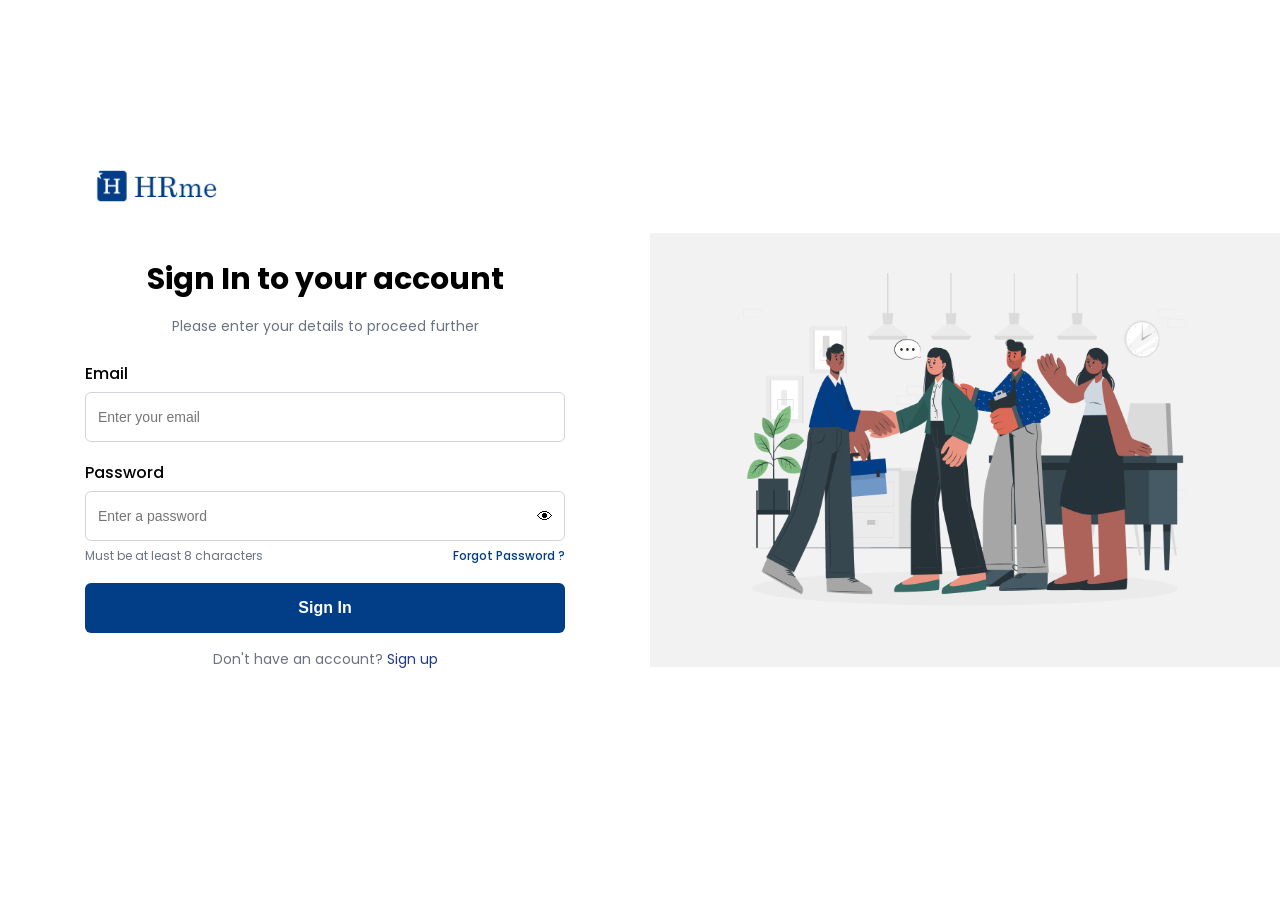
<file: dashboard.html>
<!DOCTYPE html>
<html lang="en">
<head>
  <meta charset="UTF-8">
  <meta name="viewport" content="width=device-width, initial-scale=1.0">
  <link href="https://fonts.googleapis.com/css2?family=Poppins:wght@300;400;500;600;700&display=swap" rel="stylesheet">
  <link rel="stylesheet" href="dashboard.css">
  <title>Dashboard — HRme</title>
</head>
<body>

  <div class="dash">

    <!-- ================= SIDEBAR ================= -->
    <aside class="sidebar">
      <div class="sidebar-logo">
        <a href="dashboard.html"><img src="images/Frame 9.png" alt="HRme logo"></a>
      </div>

      <nav class="sidebar-nav">
        <a href="dashboard.html" class="nav-item active" data-page="dashboard">
          <span class="nav-icon">▦</span> Dashboard
        </a>
        <a href="candidates.html" class="nav-item" data-page="candidates">
          <span class="nav-icon">👥</span> Candidates
        </a>
        <a href="jobs.html" class="nav-item" data-page="jobs">
          <span class="nav-icon">💼</span> Jobs
        </a>
        <a href="calendar.html" class="nav-item" data-page="calendar">
          <span class="nav-icon">📅</span> Calendar
        </a>
        <a href="settings.html" class="nav-item" data-page="settings">
          <span class="nav-icon">⚙</span> Settings
        </a>
      </nav>

      <div class="sidebar-bottom">
        <div class="upgrade-card">
          <div class="upgrade-icon">🚀</div>
          <p>Upgrade to <strong>PRO</strong><br>for more features</p>
          <button class="upgrade-btn">Upgrade Now</button>
        </div>

        <button class="logout-btn" id="logoutBtn">
          <span class="nav-icon">⏻</span> Log out
        </button>
      </div>
    </aside>

    <!-- ================= MAIN ================= -->
    <main class="main">

      <!-- topbar -->
      <header class="topbar">
        <h1>Welcome <span id="welcomeName">Joy</span></h1>

        <div class="topbar-search">
          <span class="search-icon">🔍</span>
          <input type="text" placeholder="Search for anything">
        </div>

        <div class="topbar-right">
          <button class="icon-btn" aria-label="Notifications">🔔</button>
          <div class="topbar-user">
            <span class="user-avatar" id="topbarAvatar"></span>
            <span id="topbarName">Gbemi Joy</span>
            <span class="chevron">⌄</span>
          </div>
        </div>
      </header>

      <!-- stat cards -->
      <section class="stats-grid">
        <div class="stat-card">
          <div class="stat-info">
            <p class="stat-label">Job Openings</p>
            <p class="stat-value">15</p>
            <p class="stat-delta up">↑ 12.0%</p>
          </div>
          <div class="stat-ring stat-ring--blue" data-percent="60">
            <svg viewBox="0 0 64 64">
              <circle class="ring-bg" cx="32" cy="32" r="28"></circle>
              <circle class="ring-fill" cx="32" cy="32" r="28"></circle>
            </svg>
            <span class="ring-label">60%</span>
          </div>
        </div>

        <div class="stat-card">
          <div class="stat-info">
            <p class="stat-label">Total Applications</p>
            <p class="stat-value">6537</p>
            <p class="stat-delta up">↑ 10.0%</p>
          </div>
          <div class="stat-ring stat-ring--green" data-percent="60">
            <svg viewBox="0 0 64 64">
              <circle class="ring-bg" cx="32" cy="32" r="28"></circle>
              <circle class="ring-fill" cx="32" cy="32" r="28"></circle>
            </svg>
            <span class="ring-label">60%</span>
          </div>
        </div>

        <div class="stat-card">
          <div class="stat-info">
            <p class="stat-label">Qualified Candidates</p>
            <p class="stat-value">4215</p>
            <p class="stat-delta up">↑ 22.0%</p>
          </div>
          <div class="stat-ring stat-ring--orange" data-percent="60">
            <svg viewBox="0 0 64 64">
              <circle class="ring-bg" cx="32" cy="32" r="28"></circle>
              <circle class="ring-fill" cx="32" cy="32" r="28"></circle>
            </svg>
            <span class="ring-label">60%</span>
          </div>
        </div>

        <div class="stat-card">
          <div class="stat-info">
            <p class="stat-label">Rejected Candidates</p>
            <p class="stat-value">2322</p>
            <p class="stat-delta down">↓ 7.0%</p>
          </div>
          <div class="stat-ring stat-ring--red" data-percent="60">
            <svg viewBox="0 0 64 64">
              <circle class="ring-bg" cx="32" cy="32" r="28"></circle>
              <circle class="ring-fill" cx="32" cy="32" r="28"></circle>
            </svg>
            <span class="ring-label">60%</span>
          </div>
        </div>
      </section>

      <!-- interviews + chart -->
      <section class="mid-grid">
        <div class="panel">
          <div class="panel-head">
            <h2>Upcoming Interviews</h2>
          </div>
          <ul class="interview-list" id="interviewList">
            <!-- injected by dashboard.js -->
          </ul>
        </div>

        <div class="panel">
          <div class="panel-head">
            <h2>Candidate Per Stage</h2>
          </div>
          <div class="bar-chart" id="stageChart">
            <!-- injected by dashboard.js -->
          </div>
        </div>
      </section>

      <!-- candidates table -->
      <section class="panel candidates-panel">
        <div class="panel-head">
          <h2>Candidates</h2>
          <a href="candidates.html" class="view-more">view more</a>
        </div>

        <div class="table-tabs">
          <button class="table-tab active" data-tab="all">All Candidates <span class="tab-count" id="countAll">0</span></button>
          <button class="table-tab" data-tab="qualified">Qualified Candidates <span class="tab-count" id="countQualified">0</span></button>
          <button class="table-tab" data-tab="inactive">Inactive Candidates <span class="tab-count" id="countInactive">0</span></button>
        </div>

        <div class="table-wrap">
          <table class="candidates-table">
            <thead>
              <tr>
                <th><input type="checkbox" id="selectAll"></th>
                <th>Candidate</th>
                <th>Stage</th>
                <th>Date Applied</th>
                <th>Location</th>
                <th>Job Applied</th>
                <th>Hiring Team</th>
                <th>Type</th>
                <th></th>
              </tr>
            </thead>
            <tbody id="candidatesTableBody">
              <!-- injected by dashboard.js -->
            </tbody>
          </table>
        </div>
      </section>

    </main>
  </div>

  <script src="dashboard.js"></script>
</body>
</html>
</file>
<file: dashboard.css>
/* ===============================
   HRme Dashboard — styles
   =============================== */

:root {
  --navy: #1e3a8a;
  --navy-dark: #16296b;
  --blue: #2563eb;
  --green: #22c55e;
  --orange: #f59e0b;
  --red: #ef4444;

  --bg: #f5f6fa;
  --white: #ffffff;
  --border: #e5e7eb;
  --text: #111827;
  --text-muted: #6b7280;
  --text-faint: #9ca3af;

  --radius-lg: 16px;
  --radius-md: 10px;
  --radius-sm: 8px;

  --shadow-card: 0 1px 3px rgba(16, 24, 40, 0.06), 0 1px 2px rgba(16, 24, 40, 0.04);
}

* { box-sizing: border-box; }

body {
  margin: 0;
  font-family: "Poppins", sans-serif;
  background: var(--bg);
  color: var(--text);
}

a { text-decoration: none; color: inherit; }
button { font-family: inherit; cursor: pointer; }

/* ================= LAYOUT ================= */

.dash {
  display: flex;
  min-height: 100vh;
}

/* ================= SIDEBAR ================= */

.sidebar {
  width: 240px;
  flex-shrink: 0;
  background: var(--white);
  border-right: 1px solid var(--border);
  display: flex;
  flex-direction: column;
  padding: 24px 16px;
  position: sticky;
  top: 0;
  height: 100vh;
}

.sidebar-logo {
  padding: 0 8px 24px;
}

.sidebar-logo img {
  height: 28px;
}

.sidebar-nav {
  display: flex;
  flex-direction: column;
  gap: 4px;
  flex: 1;
}

.nav-item {
  display: flex;
  align-items: center;
  gap: 12px;
  padding: 11px 14px;
  border-radius: var(--radius-sm);
  font-size: 14px;
  font-weight: 500;
  color: var(--text-muted);
  transition: background 0.15s ease, color 0.15s ease;
}

.nav-item:hover {
  background: #f1f4fb;
  color: var(--navy);
}

.nav-item.active {
  background: var(--navy);
  color: var(--white);
}

.nav-icon {
  width: 18px;
  display: inline-flex;
  justify-content: center;
  font-size: 14px;
}

.sidebar-bottom {
  display: flex;
  flex-direction: column;
  gap: 16px;
}

.upgrade-card {
  background: #f7f8fb;
  border-radius: var(--radius-md);
  padding: 16px;
  text-align: center;
}

.upgrade-icon {
  font-size: 24px;
  margin-bottom: 8px;
}

.upgrade-card p {
  margin: 0 0 12px;
  font-size: 12px;
  color: var(--text-muted);
  line-height: 1.4;
}

.upgrade-btn {
  width: 100%;
  padding: 8px;
  background: var(--navy);
  color: var(--white);
  border: none;
  border-radius: var(--radius-sm);
  font-size: 12px;
  font-weight: 500;
}

.upgrade-btn:hover { background: var(--navy-dark); }

.logout-btn {
  display: flex;
  align-items: center;
  gap: 12px;
  background: none;
  border: none;
  padding: 11px 14px;
  color: #ef4444;
  font-size: 14px;
  font-weight: 500;
}

.logout-btn:hover { background: #fef2f2; border-radius: var(--radius-sm); }

/* ================= MAIN ================= */

.main {
  flex: 1;
  padding: 24px 32px 48px;
  min-width: 0;
}

/* ---- topbar ---- */

.topbar {
  display: flex;
  align-items: center;
  gap: 24px;
  margin-bottom: 24px;
}

.topbar h1 {
  font-size: 20px;
  font-weight: 600;
  margin: 0;
  white-space: nowrap;
}

.topbar-search {
  flex: 1;
  max-width: 420px;
  display: flex;
  align-items: center;
  gap: 8px;
  background: var(--white);
  border: 1px solid var(--border);
  border-radius: 999px;
  padding: 10px 16px;
}

.topbar-search input {
  border: none;
  outline: none;
  background: none;
  font-size: 13px;
  width: 100%;
  font-family: inherit;
}

.search-icon { font-size: 13px; color: var(--text-faint); }

.topbar-right {
  display: flex;
  align-items: center;
  gap: 16px;
  margin-left: auto;
}

.icon-btn {
  border: none;
  background: var(--white);
  border: 1px solid var(--border);
  width: 38px;
  height: 38px;
  border-radius: 50%;
  font-size: 14px;
}

.topbar-user {
  display: flex;
  align-items: center;
  gap: 8px;
  cursor: pointer;
}

.user-avatar {
  width: 34px;
  height: 34px;
  border-radius: 50%;
  background: var(--navy);
  color: var(--white);
  font-size: 12px;
  font-weight: 600;
  display: inline-flex;
  align-items: center;
  justify-content: center;
}

.topbar-user span:not(.chevron) {
  font-size: 13px;
  font-weight: 500;
}

.chevron { color: var(--text-faint); font-size: 12px; }

/* ---- stat cards ---- */

.stats-grid {
  display: grid;
  grid-template-columns: repeat(4, 1fr);
  gap: 16px;
  margin-bottom: 20px;
}

.stat-card {
  background: var(--white);
  border-radius: var(--radius-lg);
  border: 1px solid var(--border);
  box-shadow: var(--shadow-card);
  padding: 18px 18px;
  display: flex;
  align-items: center;
  justify-content: space-between;
  gap: 12px;
}

.stat-label {
  margin: 0 0 6px;
  font-size: 12px;
  color: var(--text-muted);
}

.stat-value {
  margin: 0 0 6px;
  font-size: 22px;
  font-weight: 600;
}

.stat-delta {
  margin: 0;
  font-size: 11px;
  font-weight: 500;
}

.stat-delta.up { color: var(--green); }
.stat-delta.down { color: var(--red); }

.stat-ring {
  position: relative;
  width: 52px;
  height: 52px;
  flex-shrink: 0;
}

.stat-ring svg {
  width: 100%;
  height: 100%;
  transform: rotate(-90deg);
}

.stat-ring circle {
  fill: none;
  stroke-width: 5;
}

.ring-bg { stroke: #eef0f4; }

.ring-fill {
  stroke-linecap: round;
  stroke-dasharray: 176;
  stroke-dashoffset: 70; /* 60% filled */
}

.stat-ring--blue .ring-fill { stroke: var(--blue); }
.stat-ring--green .ring-fill { stroke: var(--green); }
.stat-ring--orange .ring-fill { stroke: var(--orange); }
.stat-ring--red .ring-fill { stroke: var(--red); }

.ring-label {
  position: absolute;
  inset: 0;
  display: flex;
  align-items: center;
  justify-content: center;
  font-size: 10px;
  font-weight: 600;
  color: var(--text);
}

/* ---- mid grid: interviews + chart ---- */

.mid-grid {
  display: grid;
  grid-template-columns: 1fr 1.1fr;
  gap: 16px;
  margin-bottom: 20px;
}

.panel {
  background: var(--white);
  border: 1px solid var(--border);
  border-radius: var(--radius-lg);
  box-shadow: var(--shadow-card);
  padding: 18px 20px 22px;
}

.panel-head {
  display: flex;
  align-items: center;
  justify-content: space-between;
  margin-bottom: 12px;
}

.panel-head h2 {
  font-size: 15px;
  font-weight: 600;
  margin: 0;
}

.view-more {
  font-size: 12px;
  color: var(--navy);
  font-weight: 500;
}

.interview-list {
  list-style: none;
  margin: 0;
  padding: 0;
  display: flex;
  flex-direction: column;
  gap: 12px;
}

.interview-item {
  display: flex;
  align-items: center;
  gap: 10px;
}

.interview-avatar {
  width: 38px;
  height: 38px;
  border-radius: 50%;
  flex-shrink: 0;
  color: var(--white);
  font-size: 12px;
  font-weight: 600;
  display: inline-flex;
  align-items: center;
  justify-content: center;
}

.interview-info { flex: 1; min-width: 0; }

.interview-name {
  font-size: 13px;
  font-weight: 500;
  margin: 0;
}

.interview-role {
  font-size: 11px;
  color: var(--text-muted);
  margin: 2px 0 0;
}

.interview-time {
  font-size: 11px;
  color: var(--text-muted);
  background: #f5f6fa;
  border-radius: 999px;
  padding: 5px 10px;
  white-space: nowrap;
}

/* bar chart */

.bar-chart {
  display: flex;
  align-items: flex-end;
  justify-content: space-between;
  height: 160px;
  gap: 10px;
  padding-top: 10px;
}

.bar-col {
  flex: 1;
  display: flex;
  flex-direction: column;
  align-items: center;
  justify-content: flex-end;
  height: 100%;
  gap: 8px;
}

.bar-value {
  font-size: 10px;
  color: var(--white);
  font-weight: 600;
}

.bar {
  width: 100%;
  max-width: 32px;
  background: #eef0f4;
  border-radius: 6px 6px 0 0;
  display: flex;
  align-items: flex-start;
  justify-content: center;
  padding-top: 4px;
  transition: height 0.3s ease;
}

.bar.active { background: var(--navy); }

.bar-label {
  font-size: 10px;
  color: var(--text-muted);
  text-align: center;
}

/* ---- candidates table ---- */

.candidates-panel { padding-bottom: 8px; }

.table-tabs {
  display: flex;
  gap: 20px;
  border-bottom: 1px solid var(--border);
  margin-bottom: 4px;
}

.table-tab {
  background: none;
  border: none;
  border-bottom: 2px solid transparent;
  padding: 8px 2px 12px;
  font-size: 12px;
  font-weight: 500;
  color: var(--text-muted);
  display: flex;
  align-items: center;
  gap: 6px;
}

.table-tab.active {
  color: var(--navy);
  border-bottom-color: var(--navy);
}

.tab-count {
  background: #eef0f4;
  color: var(--text-muted);
  font-size: 10px;
  padding: 1px 6px;
  border-radius: 999px;
}

.table-tab.active .tab-count {
  background: var(--navy);
  color: var(--white);
}

.table-wrap { overflow-x: auto; }

.candidates-table {
  width: 100%;
  border-collapse: collapse;
  font-size: 12px;
}

.candidates-table th {
  text-align: left;
  padding: 12px 10px;
  color: var(--text-muted);
  font-weight: 500;
  border-bottom: 1px solid var(--border);
  white-space: nowrap;
}

.candidates-table td {
  padding: 12px 10px;
  border-bottom: 1px solid var(--border);
  vertical-align: middle;
  white-space: nowrap;
}

.candidate-cell {
  display: flex;
  align-items: center;
  gap: 8px;
}

.candidate-avatar {
  width: 30px;
  height: 30px;
  border-radius: 50%;
  color: var(--white);
  font-size: 11px;
  font-weight: 600;
  display: inline-flex;
  align-items: center;
  justify-content: center;
  flex-shrink: 0;
}

.stage-pill {
  display: inline-flex;
  align-items: center;
  gap: 6px;
  font-weight: 500;
}

.stage-dot {
  width: 7px;
  height: 7px;
  border-radius: 50%;
  display: inline-block;
}

.stage-dot.hired { background: var(--green); }
.stage-dot.interview { background: var(--orange); }
.stage-dot.first-test { background: var(--orange); }
.stage-dot.screening { background: var(--blue); }
.stage-dot.new-applied { background: var(--text-faint); }
.stage-dot.onboard { background: var(--green); }
.stage-dot.rejected { background: var(--red); }

.row-menu-btn {
  background: none;
  border: none;
  font-size: 14px;
  color: var(--text-faint);
}

/* ================= RESPONSIVE ================= */

@media (max-width: 1100px) {
  .stats-grid { grid-template-columns: repeat(2, 1fr); }
  .mid-grid { grid-template-columns: 1fr; }
}

@media (max-width: 780px) {
  .sidebar { display: none; }
  .stats-grid { grid-template-columns: 1fr; }
  .topbar { flex-wrap: wrap; }
  .topbar-search { order: 3; max-width: 100%; }
}
</file>
<file: style.css>
* {
  box-sizing: border-box;
}

body {
  margin: 0 auto;
  max-width: 1920px;
  font-family: "Open Sans", sans-serif;
}

/* ---------- NAVBAR ---------- */
nav {
  display: flex;
  justify-content: space-between;
  align-items: center;
  padding: 15px 60px;
  background: white;
  height: 84px;
  box-shadow: 0 2px 5px rgba(0, 0, 0, 0.08);
  position: sticky;
  top: 0;
  z-index: 1000;
}

nav .logo img {
  margin-top: 30px;
  height: 48px;
  width: 157.93px;
  margin-left: 30px;
}

nav .nav-menu {
  display: flex;
  align-items: center;
  gap: 50px;
}

nav ul.nav-links {
  display: flex;
  list-style: none;
  gap: 28px;
  margin: 0;
  padding: 0;
}

nav ul.nav-links li a {
  text-decoration: none;
  color: #333;
  font-size: 14px;
  font-weight: 600;
}

nav .btn {
  display: flex;
  gap: 12px;
}

nav .btn button {
  padding: 12px;
  border: none;
  cursor: pointer;
  font-size: 14px;
  font-weight: 600;
  border-radius: 24px;
  height: 44px;
}

nav .btn .login{
 background: transparent;
  border: 1px solid #023E87;
  color: #023E87;
  width: 149px;
  font-weight: 600;
}

nav .btn .login:hover{
  background: #023E87;
  color: white;
  width: 149px;
}

nav .btn .apply{
 background: #023E87;
  color: white;
  width: 149px;
}

nav .btn .apply:hover{
 background: #ffff;
  color: #023E87;
  width: 149px;
  font-weight: 600;
   border: 1px solid #023E87;
}

/* ---------- HAMBURGER ---------- */
.menu-toggle {
  display: none;
  font-size: 28px;
  cursor: pointer;
  line-height: 1;
  user-select: none;
}

.hero-btn .login {
  background: transparent;
  border: 1px solid #023E87;
  color: #023E87;
  width: 100px;
}
.hero-btn .login:hover {
  background: #023E87;
  color: white;
  width: 100px;
}

.hero-btn .apply {
  background: linear-gradient(135deg, #023E87 20%, #023E87 0%, #0036DC 100%);
  color: white;
  width: 149px;
}
.hero-btn .apply:hover {
  background: #ffff;
  color: #023E87;
  width: 149px;
  border: 1px solid #023E87;
}

/* ---------- HERO ---------- */
.hero {
  display: flex;
  min-height: calc(100vh - 84px);
}

.hero-text {
  flex: 1;
  padding: 80px 60px;
  background-image: url("images/Frame\ 427319842.png");
  background-size: cover;
  background-position: center;
  background-repeat: no-repeat;
  display: flex;
  flex-direction: column;
  justify-content: center;
}

.hero-text .badge {
  display: inline-block;
  color: #023E87;
  font-weight: 700;
  font-size: 13px;
  letter-spacing: 1px;
  margin-bottom: 20px;
}

.hero-text h1 {
  font-size: 52px;
  line-height: 1.3;
  font-weight: 700;
  color: #222;
  max-width: 520px;
  margin: 0 0 24px;
}

.hero-text p {
  font-size: 16px;
  line-height: 1.7;
  color: #555;
  max-width: 420px;
  margin-bottom: 32px;
}
.hero span img {
  margin-right: 20px;
}

.hero-btn {
  display: flex;
  gap: 16px;
  flex-wrap: wrap;
}

.hero-btn button {
  border: none;
  cursor: pointer;
  border-radius: 24px;
  height: 44px;
  font-weight: 600;
}

.hero-image {
  flex: 1.2;
}

.hero-image img {
  width: 100%;
  height: 100%;
  object-fit: cover;
  display: block;
  border-radius: 0 0 0 40px;
}

/* ---------- TABLET ---------- */
@media (max-width: 992px) {
  nav {
    padding: 15px 30px;
  }
  .hero-text {
    padding: 60px 40px;
  }
  .hero-text h1 {
    font-size: 40px;
  }
}

/* ---------- MOBILE ---------- */
@media (max-width: 768px) {
  nav {
    padding: 15px 20px;
  }
  .menu-toggle {
    display: block;
  }
  nav .nav-menu {
    display: none;
    flex-direction: column;
    align-items: flex-start;
    position: absolute;
    top: 84px;
    left: 0;
    width: 100%;
    background: white;
    padding: 20px;
    gap: 20px;
    box-shadow: 0 4px 6px rgba(0, 0, 0, 0.1);
  }
  nav .nav-menu.active {
    display: flex;
  }
  nav .nav-menu ul.nav-links {
    flex-direction: column;
    gap: 16px;
  }
  nav .nav-menu .btn {
    width: 100%;
    flex-direction: column;
  }
  nav .nav-menu .btn button {
    width: 100%;
  }
  .hero {
    flex-direction: column;
    min-height: auto;
  }
  .hero-text {
    order: 1;
    padding: 50px 25px;
    align-items: center;
    text-align: center;
  }
  .hero-image {
    order: 2;
    width: 100%;
  }
  .hero-image img {
    width: 100%;
    height: auto;
  }
  .hero-text h1 {
    font-size: 34px;
    max-width: 100%;
  }
  .hero-text p {
    max-width: 100%;
  }
  .hero-btn {
    justify-content: center;
  }
}

/* ---------- SMALL PHONES ---------- */
@media (max-width: 480px) {
  .hero-text h1 {
    font-size: 28px;
  }
  .hero-btn {
    flex-direction: column;
    width: 100%;
  }
  .hero-btn button {
    width: 100%;
    max-width: 220px;
    margin: auto;
  }
}

/* ==========================
   TRUSTED SECTION
========================== */
.trusted {
  width: 100%;
  padding: 30px 0 99px 0;
  height: 155px;
}

.trusted h2 {
  text-align: center;
  font-size: 30px;
  line-height: 1.5;
  color: #111;
  margin: 0 0 30px;
  padding: 0 20px;
}

.logo-marquee {
  width: 100%;
  overflow: hidden;
}

.logo-track {
   display: flex;
  align-items: center;
  width: max-content;
  animation: scroll-logos 20s linear infinite;
}

.logo-item {
  flex-shrink: 0;
  margin-right: 20px;
}


.logo-marquee:hover .logo-track {
  animation-play-state: paused;
}

@keyframes scroll-logos {
  from { transform: translateX(0); }
  to { transform: translateX(-50%); }
}

@media (max-width: 768px) {
  .trusted { padding: 30px 0; }
  .trusted h2 { font-size: 18px; }
  .logo-track { gap: 50px; animation-duration: 15s; }
  .logo-item { font-size: 16px; }
}

@media (max-width: 480px) {
  .trusted h2 { font-size: 16px; line-height: 1.6; }
  .trusted h2 br { display: none; }
  .logo-track { gap: 35px; }
  .logo-item { font-size: 14px; }
}

/* ============================
   FEATURES SECTION
   ============================ */
.features {
  text-align: center;
  padding: 60px 20px;
  background: #F7FBFD;
  margin-top: 99px;
}

.features h2 {
  font-size: 32px;
  color: #111;
  max-width: 600px;
  margin: 0 auto 24px auto;
}

.features > p {
  max-width: 600px;
  margin: 0 auto 48px auto;
  color: #999;
  font-size: 15px;
  line-height: 1.6;
}

.feature-cards {
  display: flex;
  justify-content: center;
  align-items: center;
  gap: 24px;
  max-width: 1100px;
  margin: 0 auto;
}

.feature-card {
  background: white;
  border-radius: 12px;
  padding: 30px 24px;
  text-align: left;
  flex: 1;
  width: 100%;
  max-width: 316px;
  aspect-ratio: 316 / 408;
  display: flex;
  flex-direction: column;
  justify-content: space-between;
  box-shadow: 0 4px 20px rgba(0, 0, 0, 0.05);
  cursor: pointer;
  transition: transform 0.2s ease, box-shadow 0.2s ease,
              background-color 0.3s ease, color 0.3s ease;
}

.feature-card:hover {
  transform: translateY(-6px);
  box-shadow: 0 8px 28px rgba(0, 0, 0, 0.1);
}

.icon-box {
  width: 48px;
  height: 48px;
  background: #f0f4fa;
  border-radius: 10px;
  display: flex;
  align-items: center;
  justify-content: center;
  font-size: 18px;
  color: #023E87;
  transition: background 0.3s ease, color 0.3s ease;
}

.icon-box img {
  width: 24px;
  height: 24px;
  transition: filter 0.3s ease;
  filter: brightness(0) saturate(100%) invert(14%) sepia(85%) saturate(2500%) hue-rotate(199deg) brightness(90%) contrast(101%);
}

.feature-card.featured .icon-box img {
  filter: brightness(0) invert(1);
}

.card-text {
  display: flex;
  flex-direction: column;
  gap: 4px;
}

.feature-label {
  display: block;
  font-size: 13px;
  color: #888;
  transition: color 0.3s ease;
}

.feature-card h3 {
  font-size: 16px;
  color: #023E87;
  font-weight: 700;
  margin: 0;
  transition: color 0.3s ease;
}

.feature-card.featured {
  background-color: #023E87;
  background-image: url(images/Frame\ 427319927.png);
  background-repeat: no-repeat;
  background-position: top right;
  background-size: 220px;
  padding-top: 40px;
  padding-bottom: 40px;
  position: relative;
  overflow: hidden;
  color: white;
}

.feature-card.featured .icon-box {
  background: rgba(255, 255, 255, 0.15);
  color: white;
}

.feature-card.featured .feature-label {
  color: #cfe0f5;
}

.feature-card.featured h3 {
  color: white;
}

@media (max-width: 768px) {
  .features { margin-top: 50px; }
  .feature-cards { flex-direction: column; align-items: center; }
  .feature-card, .feature-card.featured {
    max-width: 360px;
    width: 100%;
    aspect-ratio: 316 / 380;
    padding-top: 30px;
    padding-bottom: 30px;
  }
  .feature-card.featured { background-size: 150px; }
  .features h2 { font-size: 26px; }
}

@media (max-width: 480px) {
  .features { padding: 40px 16px; margin-top: 30px; }
  .feature-card, .feature-card.featured {
    max-width: 300px;
    aspect-ratio: 316 / 360;
  }
  .features h2 { font-size: 22px; }
  .features > p { font-size: 14px; }
}

/* ============================
   EMPOWER SECTION
   ============================ */
.empower {
  padding: 60px 40px;
  max-width: 1100px;
  margin: 0 auto;
  text-align: center;
}

.empower h2 {
  font-size: 32px;
  font-weight: 700;
  color: #111;
  max-width: 800px;
  margin: 0 auto 40px;
  line-height: 1.3;
}

.tab-bar {
  display: flex;
  justify-content: center;
  gap: 8px;
  flex-wrap: wrap;
  background: #f5f7fa;
  border-radius: 50px;
  padding: 6px;
  width: fit-content;
  margin: 0 auto 40px;
}

.tab {
  padding: 10px 20px;
  border: none;
  border-radius: 50px;
  background: transparent;
  font-size: 14px;
  font-weight: 600;
  color: #555;
  cursor: pointer;
  display: flex;
  align-items: center;
  gap: 8px;
  transition: background 0.2s ease, color 0.2s ease;
  text-wrap: wrap;
}

.tab.active {
  background: #023E87;
  color: white;
}

.tab:hover:not(.active) {
  background: #e5e9f0;
}

.tab-icon {
  width: 24px;
  height: 24px;
  transition: filter 0.3s ease;
  filter: brightness(0) saturate(100%);
}

.tab.active .tab-icon {
  filter: brightness(0) invert(1);
}

.tab-panels {
  margin-top: 32px;
}

.panel {
  display: none;
  align-items: center;
  gap: 40px;
  text-align: left;
}

.panel.active {
  display: flex;
}

.panel.reverse {
  flex-direction: row-reverse;
}

.panel-img {
  flex: 1;
  max-width: 673.89px;
  width: 100%;
  height: auto;
  border-radius: 12px;
  object-fit: cover;
}

.panel-info {
  flex: 1;
  min-width: 450px;
}

/* h3 stays on one line, p wraps normally by default */
.panel-info h3 {
  font-size: 25px;
  font-weight: 700;
  color: #111;
  margin: 0 0 8px;
  line-height: 1.25;
  white-space: nowrap;
  overflow: hidden;
  /* text-overflow: ellipsis; */
  max-width: 100%;
}

.panel-info p {
  font-size: 14px;
  color: #666;
  line-height: 1.5;
  margin-bottom: 16px;
  max-width: 480px;
}

.learn-btn {
  padding: 10px 24px;
  border: 2px solid #008000;
  background: transparent;
  color: black;
  font-weight: 700;
  font-size: 13px;
  cursor: pointer;
  transition: background 0.2s ease, color 0.2s ease;
}

.learn-btn:hover {
  background: #023E87;
  color: white;
}

@media (max-width: 768px) {
  .empower { padding: 40px 20px; }
  .empower h2 { font-size: 26px;
   white-space: normal; }
  .panel-info {
    min-width: 0;
  }
  .tab-bar {
    flex-wrap: nowrap;
    overflow-x: auto;
    justify-content: flex-start;
    width: 100%;
    max-width: 100%;
    padding: 6px 12px;
    margin: 0 0 32px;
    
    -webkit-overflow-scrolling: touch;
    scrollbar-width: none;
  }
  .tab-bar::-webkit-scrollbar { display: none; }
  .tab {
    flex-shrink: 0;
    padding: 8px 16px;
    font-size: 13px;
    white-space: nowrap;
  }
  .panel { gap: 24px; }
  .panel.active, .panel.reverse.active { flex-direction: column; }
  .panel-img { max-width: 100%; }

   .panel-info h3 {
        font-size: 20px;
        white-space: normal;
        overflow: visible;
        overflow-wrap: break-word;
        text-align: center;
    }
}

@media (max-width: 480px) {
  .empower h2 { font-size: 22px; }
  .tab { padding: 8px 12px; font-size: 12px; gap: 4px; }
  .tab-icon { width: 14px; height: 14px; }
  .panel-info h3 { font-size: 20px; }
   .panel-info h3 {
        font-size: 18px;
        white-space: normal;
        overflow: visible;
        overflow-wrap: break-word;
    }
}

/* ============================
   TESTIMONIALS SECTION
   ============================ */
.testimonials {
  background: #f5f8fc;
  padding: 60px 40px;
  text-align: center;
}

.testimonials h2 {
  font-size: 40px;
  font-weight: 700;
  color: #111;
  text-align: center;
}

.testimonials > p {
  max-width: 800px;
  margin: 0 auto 20px;
  font-size: 15px;
  color: #666;
  line-height: 1.7;
}

.view-stories {
  display: inline-block;
  color: #023E87;
  font-weight: 600;
  font-size: 14px;
  text-decoration: none;
  margin-bottom: 48px;
}

.view-stories:hover {
  text-decoration: underline;
}

.testimonial-cards {
  display: flex;
  gap: 24px;
  justify-content: center;
  flex-wrap: wrap;
  max-width: 1000px;
  margin: 0 auto;
}

.testimonial-card {
  background: white;
  border-radius: 12px;
  padding: 28px;
  text-align: left;
  flex: 1;
  min-width: 280px;
  max-width: 440px;
  box-shadow: 0 4px 20px rgba(0, 0, 0, 0.05);
}

.testimonial-top {
  display: flex;
  align-items: center;
  gap: 16px;
  margin-bottom: 20px;
}

.testimonial-top img {
  width: 52px;
  height: 52px;
  border-radius: 50%;
  object-fit: cover;
}

.stars {
  color: #f59e0b;
  font-size: 18px;
  letter-spacing: 2px;
}

.testimonial-text {
  font-size: 16px;
  color: #111;
  line-height: 1.6;
  margin: 0 0 20px;
  font-weight: 500;
}

.testimonial-author {
  display: flex;
  align-items: center;
  gap: 12px;
}

.author-name {
  font-size: 13px;
  font-weight: 700;
  color: #111;
}

.author-role {
  font-size: 13px;
  color: #888;
}

@media (max-width: 768px) {
  .testimonials { padding: 40px 20px; }
  .testimonials h2 { font-size: 26px; }
  .testimonial-cards { flex-direction: column; align-items: center; }
  .testimonial-card { max-width: 100%; width: 100%; }
}

@media (max-width: 480px) {
  .testimonials h2 { font-size: 22px; }
  .testimonials > p { font-size: 13px; }
  .testimonial-text { font-size: 15px; }
}

/* ============================
   CTA BANNER
   ============================ */
.cta-banner {
  margin: 120px auto;
  max-width: 1200px;
  height: 438px;
  border-radius: 20px;
  background-color: #023E87;
  background-image: url(images/traks_bg_hero_updated.svg.png);
  background-repeat: no-repeat;
  background-position: right center;
  background-size: auto 100%;
  border: 2px solid #4a7cc7;
  overflow: hidden;
  position: relative;
  display: flex;
  align-items: center;
  justify-content: center;
}

.cta-content {
  padding: 0px;
  text-align: center;
  max-width: 600px;
  width: 100%;
}

.cta-content h2 {
  font-size: 48px;
  font-weight: 700;
  color: white;
  margin: 0 0 16px;
  line-height: 1.3;
}

.cta-content p {
  font-size: 18px;
  color: #b0c8e8;
  margin: 0 0 32px;
}

.cta-buttons {
  display: flex;
  gap: 16px;
  justify-content: center;
  flex-wrap: wrap;
}

.cta-free {
  padding: 12px 28px;
  border-radius: 8px;
  background: #28a745;
  color: white;
  font-weight: 700;
  font-size: 14px;
  border: none;
  cursor: pointer;
  transition: background 0.2s ease;
}

.cta-free:hover { background: #218838; }

.cta-contact {
  padding: 12px 28px;
  border-radius: 8px;
  background: transparent;
  color: white;
  font-weight: 700;
  font-size: 14px;
  border: 2px solid white;
  cursor: pointer;
  transition: background 0.2s ease, color 0.2s ease;
}

.cta-contact:hover {
  background: white;
  color: #023E87;
}

/* ============================
   INDUSTRY RECOGNITION
   ============================ */
.recognition {
  padding: 40px 40px 60px;
  text-align: center;
}

.recognition h2 {
  font-size: 40px;
  font-weight: 600;
  color: #111;
}

.recognition > p {
  font-size: 20px;
  color: #888;
  margin: 0 0 32px;
  font-weight: 400;
}

.recognition-marquee {
  width: 100%;
  overflow: hidden;
}

.recognition-track {
  display: flex;
  align-items: center;
  justify-content: space-between;
  flex-wrap: wrap;
  gap: 16px;
  max-width: 1100px;
  margin: 0 auto;
}

.recognition-track img {
  height: 56px;
  width: auto;
  object-fit: contain;
  flex: 1;
  max-width: 100px;
}

.recognition-track img[aria-hidden="true"] {
  display: none;
}

/* ============================
   TABLETS (768px and below) — MARQUEE STARTS HERE
   ============================ */
@media (max-width: 768px) {
  .cta-banner {
    height: auto;
    margin: 40px 20px;
    background-size: 200px;
  }
  .cta-content { padding: 40px 24px; }
  .cta-content h2 { font-size: 26px; }
  .recognition { padding: 40px 20px; }
  .recognition h2 { font-size: 24px; }

  /* Continuous scroll marquee */
  .recognition-track {
    display: flex;
    flex-wrap: nowrap;
    justify-content: flex-start;
    width: max-content;
    gap: 40px;
    animation: scroll-recognition 20s linear infinite;
  }
  .recognition-marquee:hover .recognition-track {
    animation-play-state: paused;
  }
  .recognition-track img {
    flex-shrink: 0;
    height: 44px;
    max-width: none;
  }
  .recognition-track img[aria-hidden="true"] {
    display: block;
  }
}

/* ============================
   PHONES (480px and below)
   ============================ */
@media (max-width: 480px) {
  .cta-banner { margin: 24px 16px; background-image: none; }
  .cta-content h2 { font-size: 22px; }
  .cta-buttons { flex-direction: column; align-items: center; }
  .cta-free, .cta-contact { width: 100%; max-width: 220px; }

  .recognition-track {
    gap: 40px;
    animation-duration: 15s;
  }
  .recognition-track img {
    height: 36px;
  }
}

@keyframes scroll-recognition {
  from { transform: translateX(0); }
  to { transform: translateX(-50%); }
}

/* ============================
   CONTACT BAR
   ============================ */
.contact-bar {
  display: flex;
  justify-content: center;
  gap: 80px;
  flex-wrap: wrap;
  padding: 24px 40px;
  background: #f5f5f5;
  border-bottom: 1px solid #e5e7eb;
}

.contact-item {
  display: flex;
  align-items: center;
  gap: 14px;
}

.contact-icon {
  font-size: 24px;
  color: #555;
}

.contact-label {
  font-size: 15px;
  font-weight: 700;
  color: #111;
  margin: 0 0 4px;
}

.contact-value {
  font-size: 13px;
  color: #666;
  margin: 0;
}

@media (max-width: 768px) {
  .contact-bar { gap: 32px; padding: 24px 20px; }
}

@media (max-width: 480px) {
  .contact-bar {
    display: grid;
    grid-template-columns: repeat(3, 1fr);
    gap: 8px;
    padding: 14px 8px;
  }
  .contact-item {
    display: flex;
    align-items: center;
    gap: 4px;
    min-width: 0;
  }
  .contact-icon { font-size: 15px; flex-shrink: 0; }
  .contact-item div { min-width: 0; }
  .contact-label, .contact-value {
    overflow: hidden;
    text-overflow: ellipsis;
    white-space: nowrap;
  }
  .contact-label { font-size: 10px; margin: 0 0 2px; }
  .contact-value { font-size: 9px; }
}

@media (max-width: 360px) {
  .contact-bar { gap: 4px; padding: 12px 6px; }
  .contact-icon { display: none; }
  .contact-label { font-size: 9px; }
  .contact-value { font-size: 8px; }
}

/* ============================
   MAIN FOOTER
   ============================ */
.footer {
  background: #111;
  color: white;
  padding: 120px 120px 0;
}

.footer-grid {
  display: grid;
  grid-template-columns: repeat(4, 1fr);
  gap: 40px;
  padding-bottom: 40px;
  border-bottom: 1px solid #333;
}

.footer-col h4 {
  font-size: 16px;
  font-weight: 700;
  color: white;
  margin: 0 0 20px;
}

.footer-col ul {
  list-style: none;
  padding: 0;
  margin: 0;
  display: flex;
  flex-direction: column;
  gap: 12px;
}

.footer-col ul li a {
  text-decoration: none;
  font-size: 14px;
  color: #aaa;
  transition: color 0.2s ease;
}

.footer-col ul li a:hover {
  color: white;
}

.footer-logo-text {
  font-size: 28px;
  font-weight: 700;
  color: #023E87;
  margin: 0 0 12px;
  font-style: italic;
}

.footer-newsletter h4 {
  margin-bottom: 8px;
}

.footer-newsletter p {
  font-size: 13px;
  color: #aaa;
  margin: 0 0 16px;
}

.email-form {
  display: flex;
  border-radius: 8px;
  overflow: hidden;
  border: 1px solid #444;
  margin-bottom: 20px;
}

.email-form input {
  flex: 1;
  padding: 10px 14px;
  background: #1a1a1a;
  border: none;
  color: white;
  font-size: 13px;
  outline: none;
}

.email-form input::placeholder {
  color: #666;
}

.email-form button {
  padding: 10px 16px;
  background: #333;
  color: white;
  border: none;
  font-size: 13px;
  font-weight: 600;
  cursor: pointer;
  transition: background 0.2s ease;
}

.email-form button:hover {
  background: #444;
}

.social-icons {
  display: flex;
  gap: 12px;
}

.social-icons a {
  width: 34px;
  height: 34px;
  border-radius: 50%;
  border: 1px solid #444;
  display: flex;
  align-items: center;
  justify-content: center;
  color: #aaa;
  font-size: 12px;
  font-weight: 700;
  text-decoration: none;
  transition: border-color 0.2s ease, color 0.2s ease;
}

.social-icons a:hover {
  border-color: white;
  color: white;
}

/* ---------- BOTTOM BAR: always one line ---------- */
.footer-bottom {
  display: flex;
  justify-content: space-between;
  align-items: center;
  flex-wrap: nowrap;
  gap: 12px;
  padding-inline: 120px;
  overflow-x: auto;
  -webkit-overflow-scrolling: touch;
  scrollbar-width: none;
}

.footer-bottom::-webkit-scrollbar {
  display: none;
}

.footer-bottom p {
  font-size: 12px;
  color: #666;
  margin: 0;
  white-space: nowrap;
  flex-shrink: 0;
}

.footer-links {
  display: flex;
  align-items: center;
  gap: 12px;
  flex-shrink: 0;
  white-space: nowrap;
}

.footer-links a {
  font-size: 12px;
  color: #666;
  text-decoration: none;
  transition: color 0.2s ease;
  white-space: nowrap;
}

.footer-links a:hover {
  color: white;
}

.footer-links span {
  color: #444;
  font-size: 12px;
}

/* ============================
   TABLETS (768px and below)
   ============================ */
@media (max-width: 768px) {
  .footer {
    padding: 40px 24px 0;
    text-align: center;
  }

  .footer-grid {
    grid-template-columns: repeat(2, 1fr);
    gap: 32px;
    justify-items: center;
    text-align: center;
  }

  .footer-col ul {
    align-items: center;
  }

  .email-form {
    max-width: 320px;
    margin-left: auto;
    margin-right: auto;
  }

  .social-icons {
    justify-content: center;
  }

  .footer-bottom {
    padding-inline: 24px;
    justify-content: center;
    gap: 16px;
  }
}

/* ============================
   PHONES (480px and below)
   ============================ */
@media (max-width: 480px) {
  .footer {
    padding: 32px 16px 0;
  }

  .footer-grid {
    grid-template-columns: 1fr;
    gap: 28px;
  }

  .footer-bottom {
    padding-inline: 16px;
    gap: 10px;
  }

  .footer-links {
    gap: 8px;
  }

  .footer-links a {
    font-size: 11px;
  }

  .footer-bottom p {
    font-size: 11px;
  }
}




/* ===== PAGE WRAPPER ===== */
.page{
  display: flex;
  align-items: center;
  justify-content: center;
  min-height: 100vh;
  font-family: 'Poppins', sans-serif;
}

/* ===== LEFT HALF: FORM ===== */
.form-section{
  flex: 1;
  display: flex;
  align-items: center;
  justify-content: center;
  padding: 0 40px 40px 40px;
  background: #ffffff;
}

/* ===== RIGHT HALF: PROMO IMAGE ===== */
.image-section{
  flex: 1;
  display: flex;
  align-items: center;
  justify-content: center;
  padding: 40px 30px;
  background: #F2F2F2;
  flex-direction: column;
  text-align: center;
}

/* Constrains the form so it doesn't stretch full-width on large screens. */
.form-wrapper{
  width: 100%;
  max-width: 480px;   /* widened from 400px so inputs have more room */
}

.logo{
  display: flex;
  margin-bottom: 40px;
}

.logo img{
  width: 140px;
  height: auto;
}

.img{
  display: block;
  width: 100%;
  max-width: 500px;
  height: auto;
}

.head{
  display: block;
  align-items: center;
  text-align: center;
}

h1{
  font-size: 30px;
  margin-bottom: 8px;
}

.head2 p{
  line-height: 1.8;
  max-width: 500px;
  margin: auto;
}

.subtext{
  font-size: 18px;
  color: #6b7280;
  margin-bottom: 28px;
}

.subtext a{
  color: #1e3a8a;
  text-decoration: none;
}

/* ===== FORM FIELDS ===== */
.form-group{
  margin-bottom: 18px;
}

.form-group label{
  font-size: 16px;
  font-weight: 500;
  display: block;
  margin-bottom: 6px;
}

.form-group input{
  width: 100%;
  border: 1px solid #d1d5db;
  border-radius: 6px;
  font-size: 14px;
  outline: none;
  height: 50px;
  padding: 10px 12px;
  box-sizing: border-box;
}

.form-group input:focus {
  border-color: #1e3a8a;
}

/* ===== INPUT WRAPPER (positioning context for icons inside inputs) ===== */
.input-wrapper{
  position: relative;
}

.field-icon{
  position: absolute;
  right: 12px;
  top: 50%;
  transform: translateY(-50%);
  pointer-events: none;
  display: none;
}

/* ===== PASSWORD FIELD WITH SHOW/HIDE ICON ===== */
.password-wrapper{
  position: relative;
}

.toggle-password{
  position: absolute;
  right: 12px;
  top: 50%;
  transform: translateY(-50%);
  cursor: pointer;
}

/* ===== ERROR STATE ===== */
.form-group input.error{
  border-color: #dc2626;
}

.form-group input.error ~ .field-icon{
  display: block;
}

.error-message{
  display: none;
  color: #dc2626;
  font-size: 13px;
  margin-top: 6px;
}

.form-group.has-error .error-message{
  display: block;
}

/* ===== SIGN UP BUTTON ===== */
.signup-btn{
  width: 100%;
  background-color: #023E87;
  color: white;
  border: none;
  padding: 12px;
  border-radius: 6px;
  height: 50px;
  font-size: 16px;
  font-weight: 600;
  margin-top: 6px;
}

.signup-btn:hover{
  background: white;
  color: #0036DC;
  border: 1px solid #023E87;
}

/* ===== PRIVACY NOTE ===== */
.privacy-note{
  color: black;
  font-weight: lighter;
}

.privacy-note a{
  font-weight: 500;
}

/* ===== RIGHT SIDE HEADING ===== */
.head2 h2{
  font-size: 32px;
}

h2 span{
  color: #023E87;
}

/* image */
.image-content img{
  width: 100%;
  max-width: 550px;
  height: auto;
}

/* ===== RESPONSIVE BREAKPOINTS ===== */
@media (max-width: 992px) {
  .page{
    flex-direction: column;
  }

  h1{
    font-size: 26px;
  }

  .head2 h2{
    font-size: 28px;
  }

  .form-section{
    order: -1;
    padding: 30px;
    width: 100%;
  }

  .image-section{
    padding: 30px;
    width: 100%;
    margin-top: 30px;
  }
}

@media (max-width: 768px){
  .form-section{
    padding: 25px;
  }

  .image-section{
    padding: 25px;
  }
}

@media (max-width: 480px){
  .logo img{
    width: 120px;
  }

  h1{
    font-size: 24px;
  }

  .subtext{
    font-size: 15px;
  }

  .head2 h2{
    font-size: 22px;
  }

  .signup-btn{
    height: 48px;
  }
}
</file>
<file: login-style.css>
/* =====================================================
   LOGIN PAGE — additive styles only.
   This file is loaded AFTER style.css on login.html and
   does not modify any existing rule in style.css.
===================================================== */

.login-subtext {
  font-size: 14px;
  color: #6b7280;
  margin-bottom: 24px;
}

.login-btn {
  position: relative;
}

.login-signup-note {
  text-align: center;
  margin-top: 16px;
  font-size: 14px;
}

/* ===== ERROR ALERT BANNER ===== */
.login-alert {
  display: none;
  align-items: center;
  gap: 10px;
  background: #dc2626;
  color: #ffffff;
  border-radius: 6px;
  padding: 12px 14px;
  font-size: 13px;
  margin-bottom: 18px;
}

.login-alert.show {
  display: flex;
}

.login-alert-icon {
  font-size: 14px;
}

.login-alert-text {
  flex: 1;
}

.login-alert-close {
  cursor: pointer;
  font-size: 18px;
  line-height: 1;
  font-weight: 600;
}

/* ===== PASSWORD ROW (hint + forgot link) ===== */
.login-row {
  display: flex;
  align-items: center;
  justify-content: space-between;
  margin-top: 6px;
}

.login-hint {
  font-size: 12px;
  color: #6b7280;
}

.forgot-link {
  font-size: 12px;
  color: #023E87;
  text-decoration: none;
  font-weight: 500;
}

.forgot-link:hover {
  text-decoration: underline;
}

/* ===== BUTTON LOADING SPINNER ===== */
.signup-btn {
  display: flex;
  align-items: center;
  justify-content: center;
  gap: 8px;
}

.signup-btn.is-loading {
  background-color: #a9bcd6;
  cursor: not-allowed;
  pointer-events: none;
}

.signup-btn.is-loading:hover {
  color: white;
  border: none;
}

.btn-spinner {
  display: none;
  width: 16px;
  height: 16px;
  border: 2px solid rgba(255, 255, 255, 0.5);
  border-top-color: #ffffff;
  border-radius: 50%;
  animation: spin 0.7s linear infinite;
}

.signup-btn.is-loading .btn-spinner {
  display: inline-block;
}

.signup-btn.is-loading .btn-text {
  display: none;
}

@keyframes spin {
  to { transform: rotate(360deg); }
}

/* ===== MODAL OVERLAY ===== */
.modal-overlay {
  display: none;
  position: fixed;
  inset: 0;
  background: rgba(17, 17, 17, 0.55);
  align-items: center;
  justify-content: center;
  z-index: 2000;
  padding: 20px;
}

.modal-overlay.show {
  display: flex;
}

.modal-box {
  display: none;
  background: #ffffff;
  border-radius: 10px;
  padding: 32px 28px;
  width: 100%;
  max-width: 380px;
  text-align: center;
  box-shadow: 0 10px 40px rgba(0, 0, 0, 0.2);
}

.modal-box.show {
  display: block;
}

.modal-box .form-group {
  text-align: left;
}

.modal-title {
  font-size: 20px;
  font-weight: 700;
  color: #111;
  margin: 0 0 8px;
}

.modal-subtext {
  font-size: 13px;
  color: #6b7280;
  margin: 0 0 20px;
  line-height: 1.6;
}

.modal-secondary-btn {
  width: 100%;
  background: transparent;
  color: #023E87;
  border: 1px solid #023E87;
  padding: 12px;
  border-radius: 6px;
  height: 46px;
  font-size: 14px;
  font-weight: 600;
  margin-top: 10px;
  cursor: pointer;
}

.modal-secondary-btn:hover {
  background: #023E87;
  color: white;
}

.modal-note {
  font-size: 12px;
  color: #6b7280;
  margin: 14px 0 0;
}

.modal-resend {
  font-size: 12px;
  color: #6b7280;
  margin-top: 16px;
  line-height: 1.6;
}

.modal-resend a {
  color: #023E87;
  font-weight: 600;
  text-decoration: none;
}

.modal-resend a:hover {
  text-decoration: underline;
}

/* ===== SUCCESS MODAL ===== */
.modal-success .success-check {
  width: 56px;
  height: 56px;
  border-radius: 50%;
  background: #22c55e;
  color: white;
  font-size: 26px;
  display: flex;
  align-items: center;
  justify-content: center;
  margin: 0 auto 18px;
}

@media (max-width: 480px) {
  .modal-box {
    padding: 26px 20px;
  }
}
</file>
